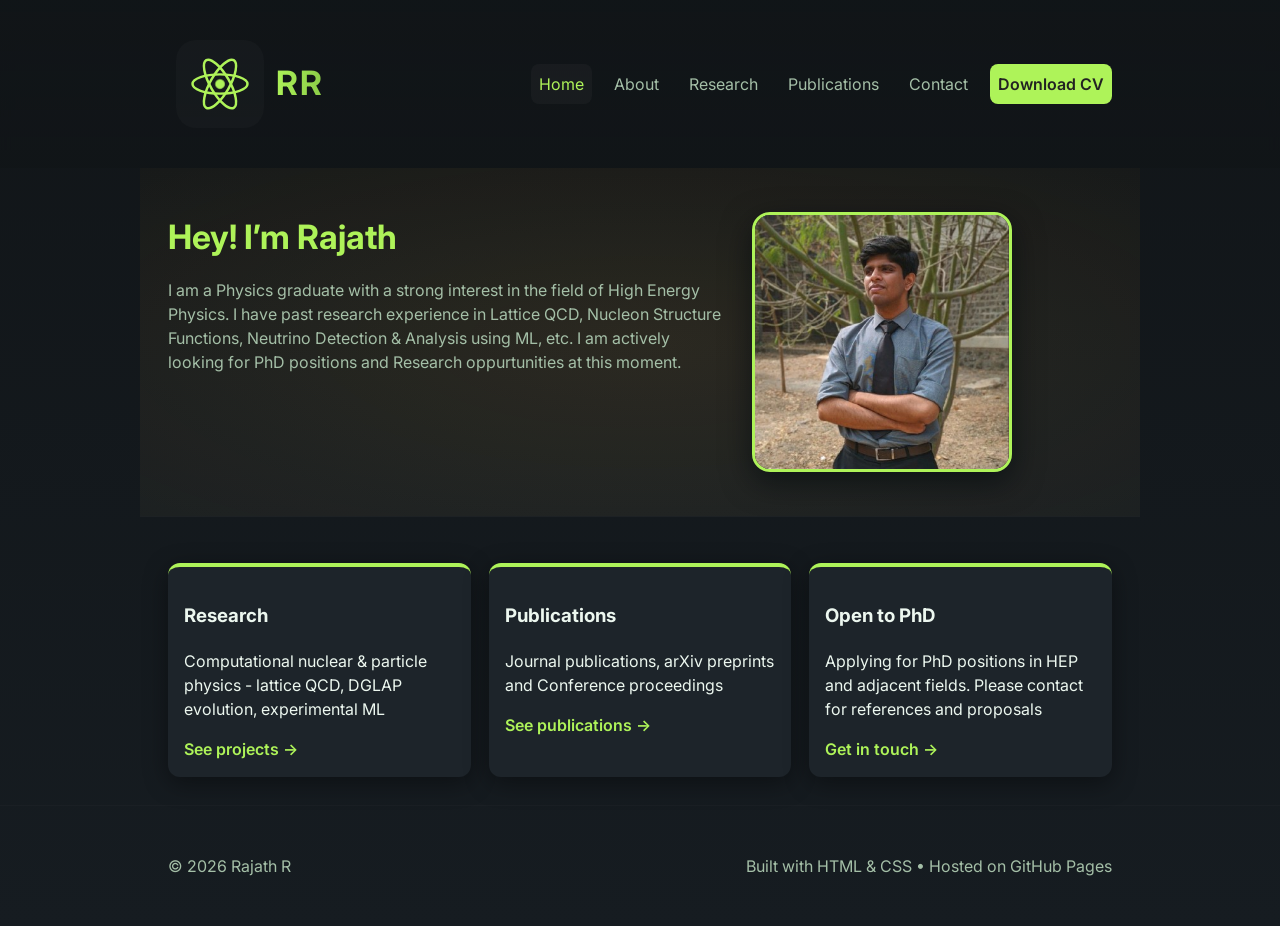
<file: index.html>
<!doctype html>
<html lang="en">
<head>
  <meta charset="utf-8" />
  <meta name="viewport" content="width=device-width,initial-scale=1" />
  <title>Rajath R — Physics Researcher</title>
  <meta name="description" content="Rajath R — MSc Physics." />
  <link rel="preconnect" href="https://fonts.gstatic.com" crossorigin>
  <link href="https://fonts.googleapis.com/css2?family=Inter:wght@300;400;600;700;800&display=swap" rel="stylesheet">
  <link rel="stylesheet" href="css/style.css">
  <link rel="icon" type="image/x-icon" href="favicon.ico">
</head>
  
<body>
  <header class="site-header">
    <div class="container header-grid">
      <!-- hero-brand: pulsing atom + RR monogram -->
<div class="brand brand-hero" aria-hidden="false">
  <div class="hero-emblem" aria-hidden="true">
    <!-- atom SVG (stroke uses currentColor / var(--accent)) -->
    <svg class="atom" viewBox="0 0 64 64" width="40" height="40" xmlns="http://www.w3.org/2000/svg" role="img" aria-label="Particle">
      <g fill="none" stroke="currentColor" stroke-width="1.8" stroke-linecap="round" stroke-linejoin="round">
        <ellipse cx="32" cy="32" rx="20" ry="7" transform="rotate(0 32 32)"/>
        <ellipse cx="32" cy="32" rx="20" ry="7" transform="rotate(60 32 32)"/>
        <ellipse cx="32" cy="32" rx="20" ry="7" transform="rotate(120 32 32)"/>
      </g>
      <circle class="atom-core" cx="32" cy="32" r="3.5" fill="currentColor"/>
    </svg>
  </div>

  <!-- stylised RR monogram -->
  <div class="hero-monogram" aria-hidden="true">
    <span class="rr">RR</span>
  </div>
</div>

      <nav class="nav" id="nav">
        <a href="index.html" aria-current="page" >Home</a>
        <a href="about.html">About</a>
        <a href="research.html">Research</a>
        <a href="publications.html">Publications</a>
        <a href="contact.html">Contact</a>
        <a class="btn-download" href="Rajath R - CV.pdf" download>Download CV</a>
      </nav>

      <button id="menuToggle" class="menu-toggle" aria-label="Toggle menu">☰</button>
    </div>
  </header>

  <main>
    <section class="hero container">
      <div class="hero-left">
        <h1>Hey! I’m <span class="accent">Rajath</span></h1>
        <p class="lead">I am a Physics graduate with a strong interest in the field of High Energy Physics. I have past research experience in Lattice QCD, Nucleon Structure Functions, Neutrino Detection & Analysis using ML, etc. I am actively looking for PhD positions and Research oppurtunities at this moment.</p>

  </div>
      <aside class="hero-right">
        <div class="profile-frame">
          <img id="profileImg" src="images/profile.jpg" alt="Profile photo — replace images/profile.jpg" />
        </div>
      </aside>
    </section>

    <section class="container features">
      <div class="grid-3">
        <div class="card">
          <h3>Research</h3>
          <p>Computational nuclear & particle physics - lattice QCD, DGLAP evolution, experimental ML</p>
          <a href="research.html" class="link-inline">See projects →</a>
        </div>
        <div class="card">
          <h3>Publications</h3>
          <p>Journal publications, arXiv preprints and Conference proceedings</p>
          <a href="publications.html" class="link-inline">See publications →</a>
        </div>
        <div class="card">
          <h3>Open to PhD</h3>
          <p>Applying for PhD positions in HEP and adjacent fields. Please contact for references and proposals</p>
          <a href="contact.html" class="link-inline">Get in touch →</a>
        </div>
      </div>
    </section>
  </main>

  <footer class="site-footer">
    <div class="container footer-inner">
      <div>© <span id="year"></span> Rajath R</div>
      <div class="muted">Built with HTML & CSS • Hosted on GitHub Pages</div>
    </div>
  </footer>

  <script src="js/main.js"defer></script>
</body>
</html>
</file>
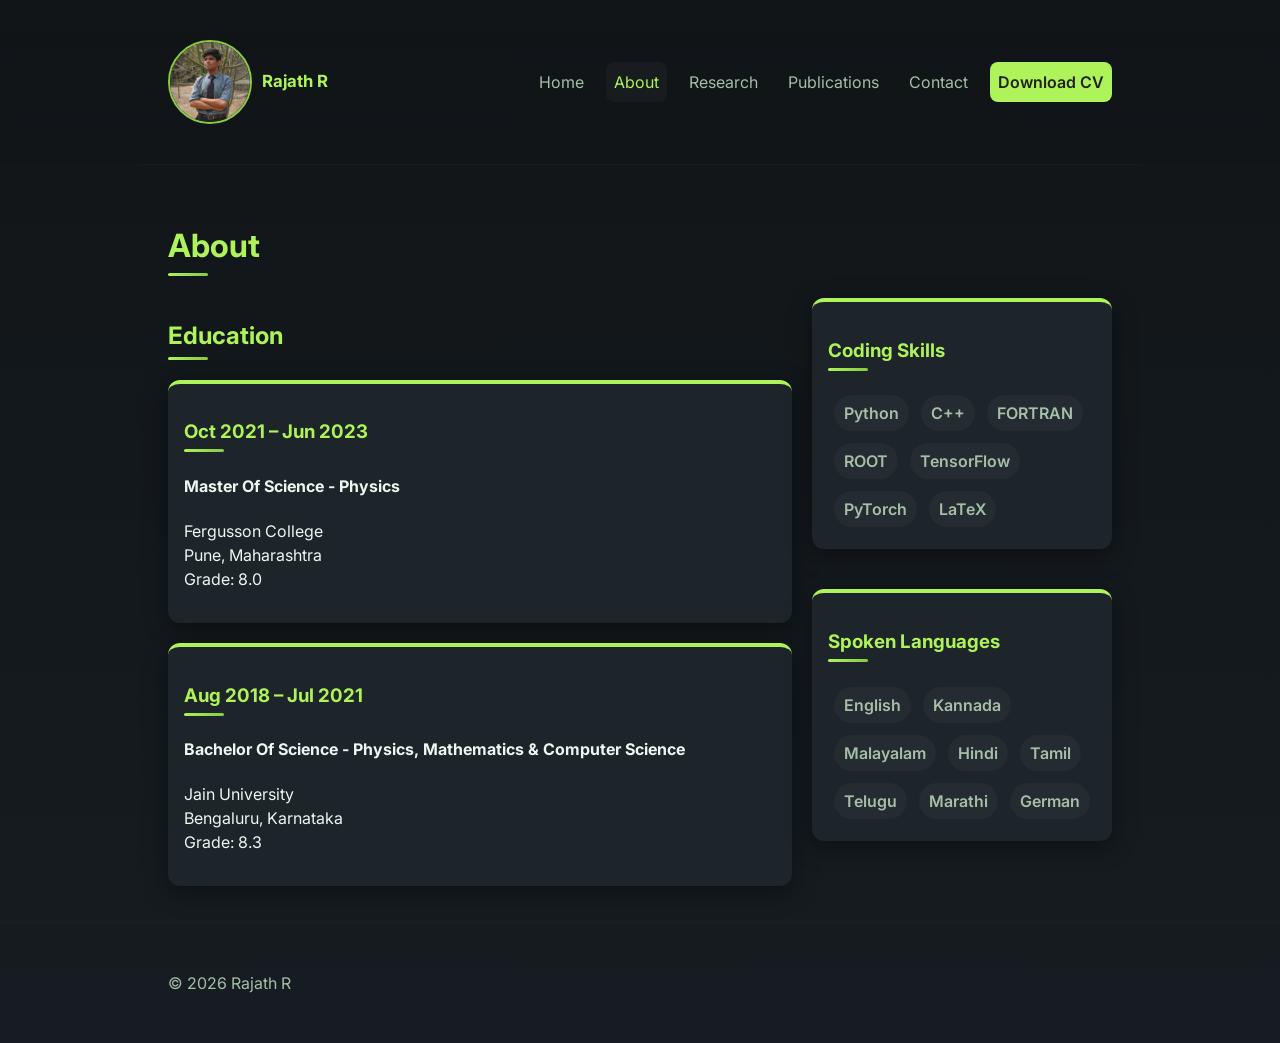
<file: about.html>
<!doctype html>
<html lang="en"><head>
<meta charset="utf-8"/><meta name="viewport" content="width=device-width,initial-scale=1"/>
<title>About — Rajath R</title>
<link href="https://fonts.googleapis.com/css2?family=Inter:wght@300;400;600;700;800&display=swap" rel="stylesheet">
<link rel="stylesheet" href="css/style.css">
</head><body>
  <header class="site-header">
    <div class="container header-grid">
      <a class="brand" href="index.html">
  <img src="images/profile.jpg" alt="Rajath R" class="brand-photo" />
  Rajath R
</a>

      <nav class="nav">
        <a href="index.html">Home</a>
        <a href="about.html" aria-current="page">About</a>
        <a href="research.html">Research</a>
        <a href="publications.html">Publications</a>
        <a href="contact.html">Contact</a>
        <a class="btn-download" href="Rajath R - CV.pdf" download>Download CV</a>
      </nav>
      <button id="menuToggle" class="menu-toggle" aria-label="Toggle menu">☰</button>
    </div>
  </header>

  <main class="container section">
    <h1>About</h1>
    <div class="two-col">
      <div>
        <!--<h2>Background</h2>
        <p>I am a Master's graduate in Physics from Pune University (2023), with a specialization in Experimental High Energy Physics. My passion lies in understanding the fundamental nature of the universe, particularly through the search for new physics beyond the Standard Model. I have a strong foundation in physics, coupled with hands-on experience in scientific computing, data analysis, and programming.<p>

<p>My journey into physics research began with an undergraduate project at JNCASR, Bangalore, where I synthesized the exotic YBCO superconductor. This experience sparked my curiosity about the fundamental principles governing matter and forces. I then honed my research skills during my Master's thesis at IISER-P, focusing on the statistical modeling of nucleon structure functions. This work involved using the QCDNUM library in Fortran to analyze proton-proton collision data and plot Parton Distribution Functions (PDFs), demonstrating my proficiency in high-energy physics, quantum chromodynamics (QCD), and scientific computing.<p>

<p>Beyond my academic work, I'm a strong advocate for applying my knowledge to real-world challenges. In 2023, I participated in a Kaggle competition to enhance neutrino detection efficiency at the IceCube Neutrino Observatory. Collaborating with a diverse team, I contributed to the development of deep learning models using frameworks like PyTorch. This experience not only strengthened my technical skills in machine learning and data analysis but also underscored the value of effective teamwork in scientific research. I am driven by a desire to contribute to cutting-edge research and am eager to apply my skills to new challenges.</p>``

        --><section id="education">
  <h2>Education</h2>

  <article class="exp card">
    <h3>Oct 2021 – Jun 2023</h3>
    <h4><b>Master Of Science - Physics</b></h4>
    <p>Fergusson College<br>Pune, Maharashtra<br>Grade: 8.0</p>
  </article>

  <article class="exp card">
    <h3>Aug 2018 – Jul 2021</h3>
    <h4><b>Bachelor Of Science - Physics, Mathematics &amp; Computer Science</b></h4>
    <p>Jain University<br>Bengaluru, Karnataka<br>Grade: 8.3</p>
  </article>

</section>

</section>

      </div>

      <aside>
        <div class="card">
          <h3>Coding Skills</h3>
          <div class="chips">
            <span>Python</span><span>C++</span><span>FORTRAN</span><span>ROOT</span><span>TensorFlow</span><span>PyTorch</span><span>LaTeX</span>
          </div>
        </div>

        <div class="card">
          <h3>Spoken Languages</h3>
           <div class="chips">
            <span>English</span><span>Kannada</span><span>Malayalam</span><span>Hindi</span><span>Tamil</span><span>Telugu</span><span>Marathi</span><span>German</span>
          </div>
        </div>
      </aside>
    </div>
  </main>

  <footer class="site-footer">
    <div class="container footer-inner">
      <div>© <span id="year2"></span> Rajath R</div>
    </div>
  </footer>

  <script src="js/main.js"defer></script>
</body></html>
</file>
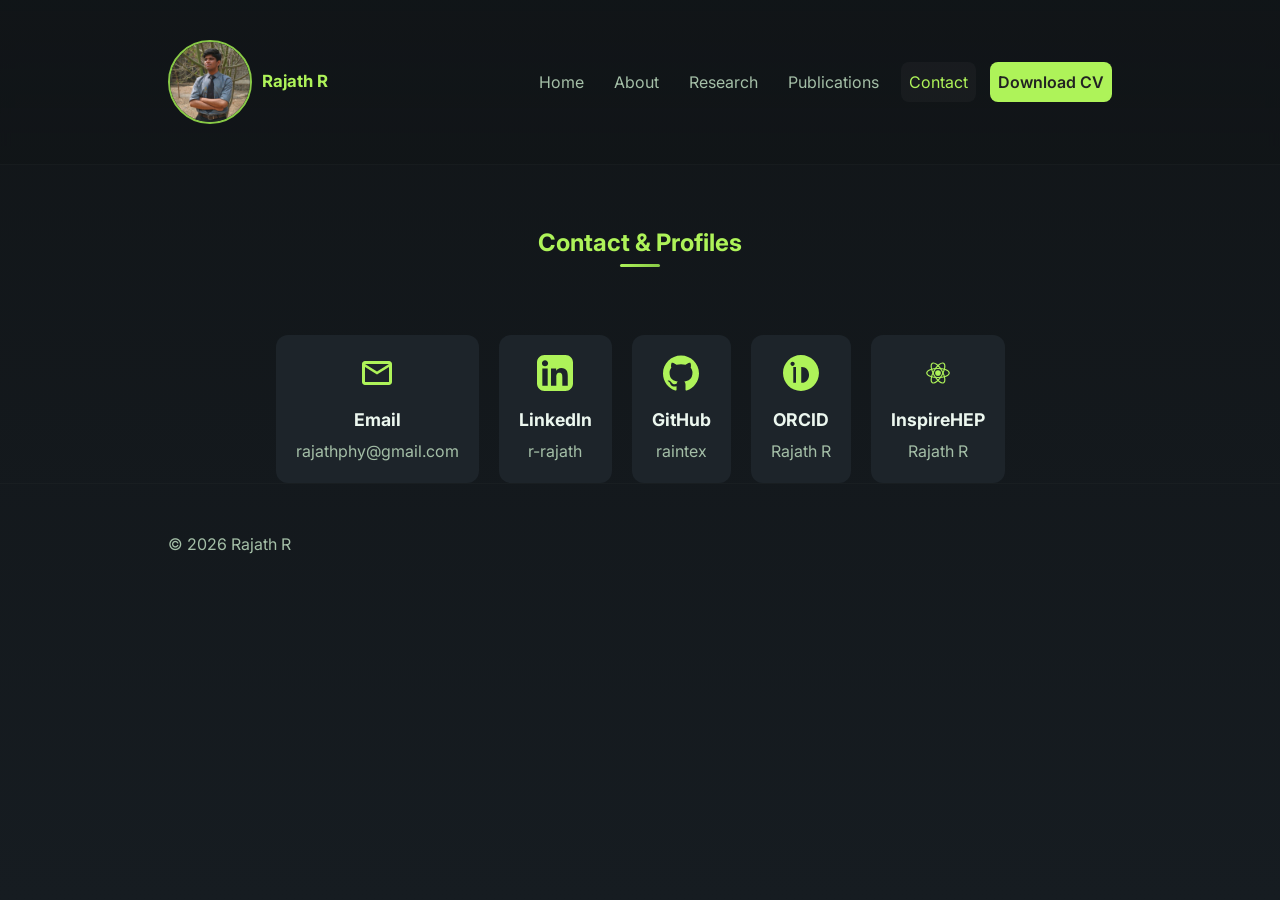
<file: contact.html>
<!doctype html>
<html lang="en"><head>
<meta charset="utf-8"/><meta name="viewport" content="width=device-width,initial-scale=1"/>
<title>Contact — Rajath R</title>
<link href="https://fonts.googleapis.com/css2?family=Inter:wght@300;400;600;700;800&display=swap" rel="stylesheet">
<link rel="stylesheet" href="css/style.css">

<!-- Font Awesome 7 Free (for icons) -->
<link rel="stylesheet" href="https://cdnjs.cloudflare.com/ajax/libs/font-awesome/6.5.2/css/all.min.css" integrity="sha512-bx0M7KQqg3sOlXW3Zf8rBeT9wEhqJYWck1O2mJqVTeQH8dcwXZk6J3pV1FKyIs7ACrMJswV1ThvIqtD9pV5Yfg==" crossorigin="anonymous" referrerpolicy="no-referrer" />


</head><body class="contact-page">
  <header class="site-header">
    <div class="container header-grid">
      <a class="brand" href="index.html">
  <img src="images/profile.jpg" alt="Rajath R" class="brand-photo" />
  Rajath R
</a>

      <nav class="nav">
        <a href="index.html">Home</a>
        <a href="about.html">About</a>
        <a href="research.html">Research</a>
        <a href="publications.html">Publications</a>
        <a href="contact.html" aria-current="page" >Contact</a>
        <a class="btn-download" href="Rajath R - CV.pdf" download>Download CV</a>
      </nav>
      <button id="menuToggle" class="menu-toggle" aria-label="Toggle menu">☰</button>
    </div>
  </header>


 <section class="section contact-section">
  <h1>Contact & Profiles</h1>

</section>
  <div class="contact-grid">

    <!-- Email -->
    <div class="contact-card">
      <div class="icon">
        <svg xmlns="http://www.w3.org/2000/svg" viewBox="0 0 24 24" fill="currentColor">
          <path d="M4 4h16c1.1 0 2 .9 2 2v12c0 1.1-.9 2-2 
          2H4c-1.1 0-2-.9-2-2V6c0-1.1.9-2 2-2zm8 
          7 8-5H4l8 5zm0 2-8-5v10h16V8l-8 5z"/>
        </svg>
      </div>
      <h3>Email</h3>
      <p><a href="mailto:rajathphy@gmail.com target="_blank" rel="noopener noreferrer"">rajathphy@gmail.com</a></p>
    </div>

    <!-- Phone 
    <div class="contact-card">
      <div class="icon">
        <svg xmlns="http://www.w3.org/2000/svg" fill="currentColor" viewBox="0 0 24 24">
          <path d="M6.62 10.79a15.053 15.053 0 006.59 
          6.59l2.2-2.2a1 1 0 011.11-.21c1.21.49 2.53.76 
          3.88.76a1 1 0 011 1v3.5a1 1 0 01-1 
          1C10.61 21.24 2.76 13.39 2.76 4a1 1 0 
          011-1H7.25a1 1 0 011 1c0 1.35.27 2.67.76 
          3.88a1 1 0 01-.21 1.11l-2.18 2.8z"/>
        </svg>
      </div>
      <h3>Phone</h3>
      <p><a href="tel:+918050680897" target="_blank" rel="noopener noreferrer">+91 8050680897</a></p>
    </div> -->

    <!-- LinkedIn -->
    <div class="contact-card">
      <div class="icon">
        <svg xmlns="http://www.w3.org/2000/svg" fill="currentColor" viewBox="0 0 24 24">
          <path d="M19 0h-14C2.24 0 0 2.24 
          0 5v14c0 2.76 2.24 5 5 5h14c2.76 
          0 5-2.24 5-5V5c0-2.76-2.24-5-5-5zM7.12 
          20.45H3.56V9h3.56v11.45zM5.34 7.57c-1.14 
          0-2.06-.93-2.06-2.07 0-1.14.92-2.06 
          2.06-2.06s2.06.92 2.06 2.06c0 1.14-.92 
          2.07-2.06 2.07zM20.45 20.45h-3.56v-5.59c0-1.33-.03-3.05-1.86-3.05-1.86 
          0-2.15 1.45-2.15 2.95v5.69h-3.56V9h3.42v1.56h.05c.48-.91 
          1.65-1.86 3.4-1.86 3.64 0 4.31 2.4 4.31 5.51v6.24z"/>
        </svg>
      </div>
      <h3>LinkedIn</h3>
      <p><a href="https://www.linkedin.com/in/r-rajath/" target="_blank" rel="noopener noreferrer">r-rajath</a></p>
    </div>

    <!-- Bluesky 
    <div class="contact-card">
      <div class="icon">
        <!-- Official Bluesky Butterfly 
        <svg xmlns="http://www.w3.org/2000/svg" viewBox="0 0 576 512" fill="currentColor">
          <path d="M287.9 112.3c-20.6 0-45.3 29.4-62.5 73.9-23-60.1-53.6-98.4-90.2-98.4-42.6 0-77.2 45.2-77.2 101 0 59.4 35.9 112.6 97.8 147.3-71.2 36.7-97.8 92.8-97.8 147.2 0 55.7 34.6 101 77.2 101 36.6 0 67.2-38.3 90.2-98.4 17.2 44.5 41.9 73.9 62.5 73.9s45.3-29.4 62.5-73.9c23 60.1 53.6 98.4 90.2 98.4 42.6 0 77.2-45.2 77.2-101 0-54.4-26.6-110.5-97.8-147.2 61.9-34.7 97.8-87.9 97.8-147.3 0-55.7-34.6-101-77.2-101-36.6 0-67.2 38.3-90.2 98.4-17.2-44.5-41.9-73.9-62.5-73.9z"/>
        </svg>
      </div>
      <h3>Bluesky</h3>
      <p><a href="https://bsky.app/profile/rajathr.bsky.social" target="_blank" rel="noopener noreferrer">@rajathr.bsky.social</a></p>
    </div> -->

    <!-- Twitter 
    <div class="contact-card">
      <div class="icon">
        <svg xmlns="http://www.w3.org/2000/svg" fill="currentColor" viewBox="0 0 512 512">
          <path d="M459.4 151.7c.3 4.5.3 9.1.3 
          13.6 0 138.72-105.58 298.56-298.56 
          298.56-59.5 0-114.84-17.22-161.39-47.11 
          8.44.97 16.8 1.45 25.53 1.45 49.25 
          0 94.53-16.81 130.38-45.39-46.13-.97-84.8-31.29-98.1-73.18 
          6.46.97 12.92 1.6 19.67 1.6 9.42 
          0 18.84-1.26 27.61-3.66-48.21-9.74-84.17-52.14-84.17-103.19v-1.3c14.08 
          7.82 30.27 12.55 47.52 13.1-28.3-18.88-46.94-51.03-46.94-87.38 
          0-19.35 5.18-37.34 14.29-52.86 51.78 
          63.56 129.3 105.2 216.34 109.6-1.8-7.74-2.77-15.85-2.77-24.02 
          0-57.8 46.94-104.74 104.74-104.74 30.13 
          0 57.35 12.55 76.47 32.74 23.71-4.57 
          46.3-13.32 66.48-25.14-7.82 24.5-24.5 
          45.08-46.13 58.13 21.09-2.3 41.17-8.12 59.84-16.24-14.29 
          20.79-32.28 39.13-53.11 53.82z"/>
        </svg>
      </div>
      <h3>Twitter</h3>
      <p><a href="https://x.com/rajathr00" target="_blank" rel="noopener noreferrer">@rajathr00</a></p>
    </div> -->

    <!-- GitHub -->
    <div class="contact-card">
      <div class="icon">
        <svg xmlns="http://www.w3.org/2000/svg" fill="currentColor" viewBox="0 0 24 24">
          <path d="M12 .297c-6.63 0-12 5.373-12 
          12 0 5.303 3.438 9.8 8.205 
          11.387.6.113.82-.258.82-.577v-2.234c-3.338.726-4.033-1.416-4.033-1.416C4.422 
          18.07 3.633 17.7 3.633 17.7c-1.087-.743.084-.729.084-.729 1.205.084 
          1.838 1.237 1.838 1.237 1.07 1.835 2.809 1.304 
          3.495.997.108-.775.417-1.305.76-1.605-2.665-.3-5.466-1.334-5.466-5.93 
          0-1.31.469-2.381 1.236-3.221-.123-.303-.536-1.523.117-3.176 
          0 0 1.008-.322 3.301 1.23a11.51 
          11.51 0 013.003-.404c1.018.005 2.044.138 
          3.003.404 2.293-1.552 3.301-1.23 
          3.301-1.23.653 1.653.24 2.873.118 
          3.176.77.84 1.236 1.911 1.236 3.221 
          0 4.61-2.803 5.625-5.475 
          5.921.43.37.823 1.102.823 2.222v3.293c0 
          .319.218.694.825.576C20.565 22.092 24 17.592 24 
          12.297c0-6.627-5.373-12-12-12z"/>
        </svg>
      </div>
      <h3>GitHub</h3>
      <p><a href="https://github.com/raintex" target="_blank" rel="noopener noreferrer">raintex</a></p>
    </div>

    <!-- ORCID -->
    <div class="contact-card">
      <div class="icon">
        <svg xmlns="http://www.w3.org/2000/svg" fill="currentColor" viewBox="0 0 256 256">
          <path d="M127.9 0C57.4 0 0 57.4 0 127.9s57.4 127.9 
          127.9 127.9 127.9-57.4 127.9-127.9S198.4 0 
          127.9 0zM68.2 47.7c8.3 0 15 6.7 15 15s-6.7 
          15-15 15-15-6.7-15-15 6.7-15 15-15zM92.4 
          197.2H73.1V84.6h19.3v112.6zm37.3 
          0h-19.3V84.6h19.3v112.6zm55.4-55.4c0 30.6-19.8 
          55.4-51.3 55.4h-23.4V84.6h23.4c31.5 0 51.3 
          24.8 51.3 57.2z"/>
        </svg>
      </div>
      <h3>ORCID</h3>
      <p><a href="https://orcid.org/0009-0000-2928-0673" target="_blank" rel="noopener noreferrer">Rajath R</a></p>
    </div>

    <!-- InspireHEP -->
   <div class="contact-card">
  <div class="icon">
    <svg xmlns="http://www.w3.org/2000/svg" viewBox="0 0 64 64" width="48" height="48" aria-hidden="true">
      <g fill="none" stroke="currentColor" stroke-width="2" stroke-linecap="round" stroke-linejoin="round">
        <ellipse cx="32" cy="32" rx="20" ry="8" transform="rotate(0 32 32)"/>
        <ellipse cx="32" cy="32" rx="20" ry="8" transform="rotate(60 32 32)"/>
        <ellipse cx="32" cy="32" rx="20" ry="8" transform="rotate(120 32 32)"/>
        <circle cx="32" cy="32" r="4" fill="currentColor"/>
      </g>
    </svg>
  </div>
  <h3>InspireHEP</h3>
      <p><a href="https://inspirehep.net/authors/2958927" target="_blank" rel="noopener noreferrer">Rajath R</a></p>
    </div>

  </div>
</section>



    </div>
  </main>

  <footer class="site-footer">
    <div class="container footer-inner">
      <div>© <span id="year5"></span> Rajath R</div>
    </div>
  </footer>

  <script src="js/main.js"defer></script>
</body></html>
</file>
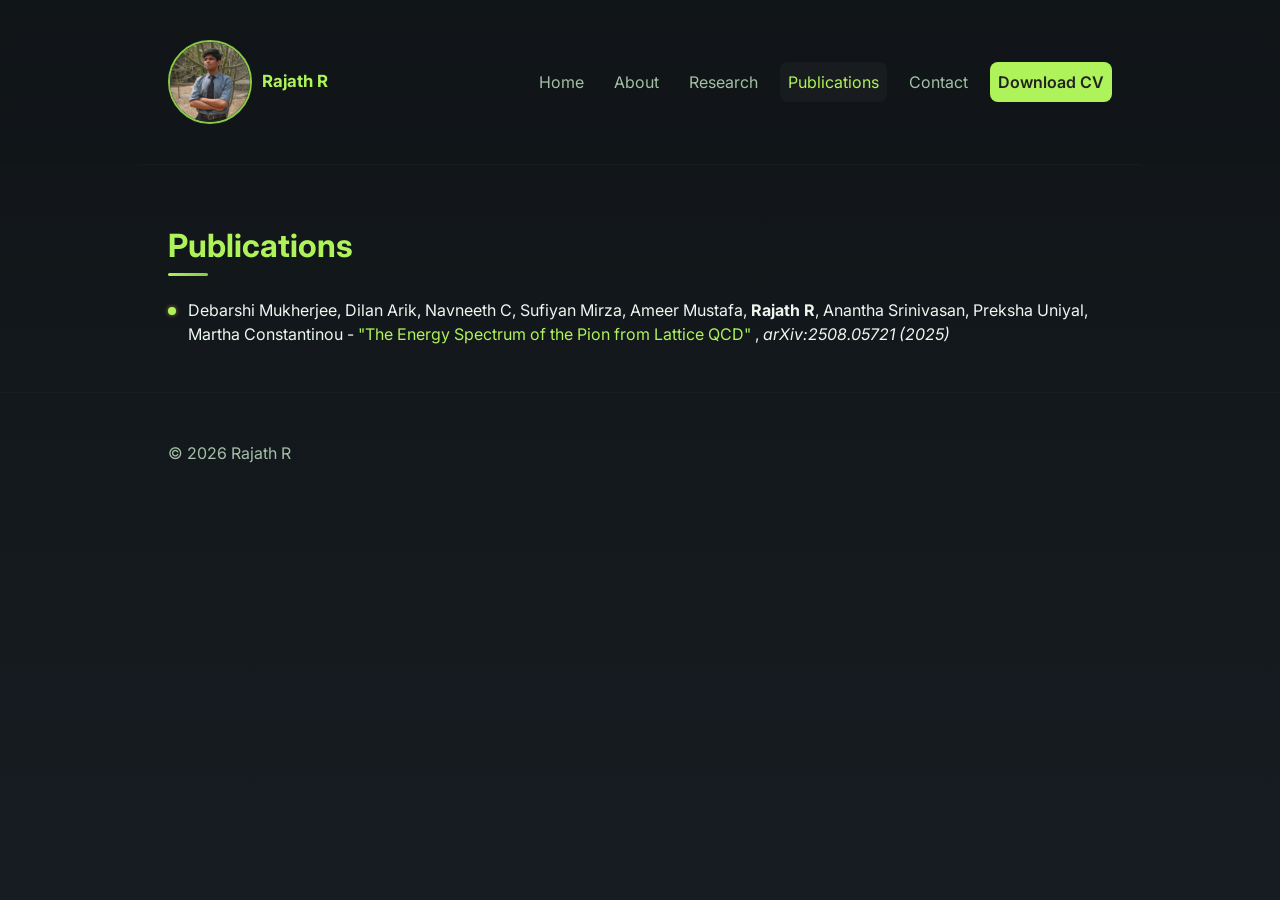
<file: publications.html>
<!doctype html>
<html lang="en"><head>
<meta charset="utf-8"/><meta name="viewport" content="width=device-width,initial-scale=1"/>
<title>Publications — Rajath R</title>
<link href="https://fonts.googleapis.com/css2?family=Inter:wght@300;400;600;700;800&display=swap" rel="stylesheet">
<link rel="stylesheet" href="css/style.css">
</head><body>
  <header class="site-header">
    <div class="container header-grid">
      <a class="brand" href="index.html">
  <img src="images/profile.jpg" alt="Rajath R" class="brand-photo" />
  Rajath R
</a>

      <nav class="nav">
        <a href="index.html">Home</a>
        <a href="about.html">About</a>
        <a href="research.html">Research</a>
        <a href="publications.html" aria-current="page">Publications</a>
        <a href="contact.html">Contact</a>
        <a class="btn-download" href="Rajath R - CV.pdf" download>Download CV</a>
      </nav>
      <button id="menuToggle" class="menu-toggle" aria-label="Toggle menu">☰</button>
    </div>
  </header>

  <main class="container section">
    <h1>Publications</h1>

   <ul class="pub-list">
  <li>
    Debarshi Mukherjee, Dilan Arik, Navneeth C, Sufiyan Mirza, Ameer Mustafa, <strong>Rajath R</strong>, Anantha
Srinivasan, Preksha Uniyal, Martha Constantinou -
    <a href="https://arxiv.org/abs/2508.05721" target="_blank" rel="noopener" class="pub-link">
      "The Energy Spectrum of the Pion from Lattice QCD"
    </a>, <i>arXiv:2508.05721 (2025)</i>
  </li>
</ul>


      <!-- add more items as <li>... -->
    </ul>

  </main>

  <footer class="site-footer">
    <div class="container footer-inner">
      <div>© <span id="year4"></span> Rajath R</div>
    </div>
  </footer>

  <script src="js/main.js"defer></script>
</body></html>
</file>
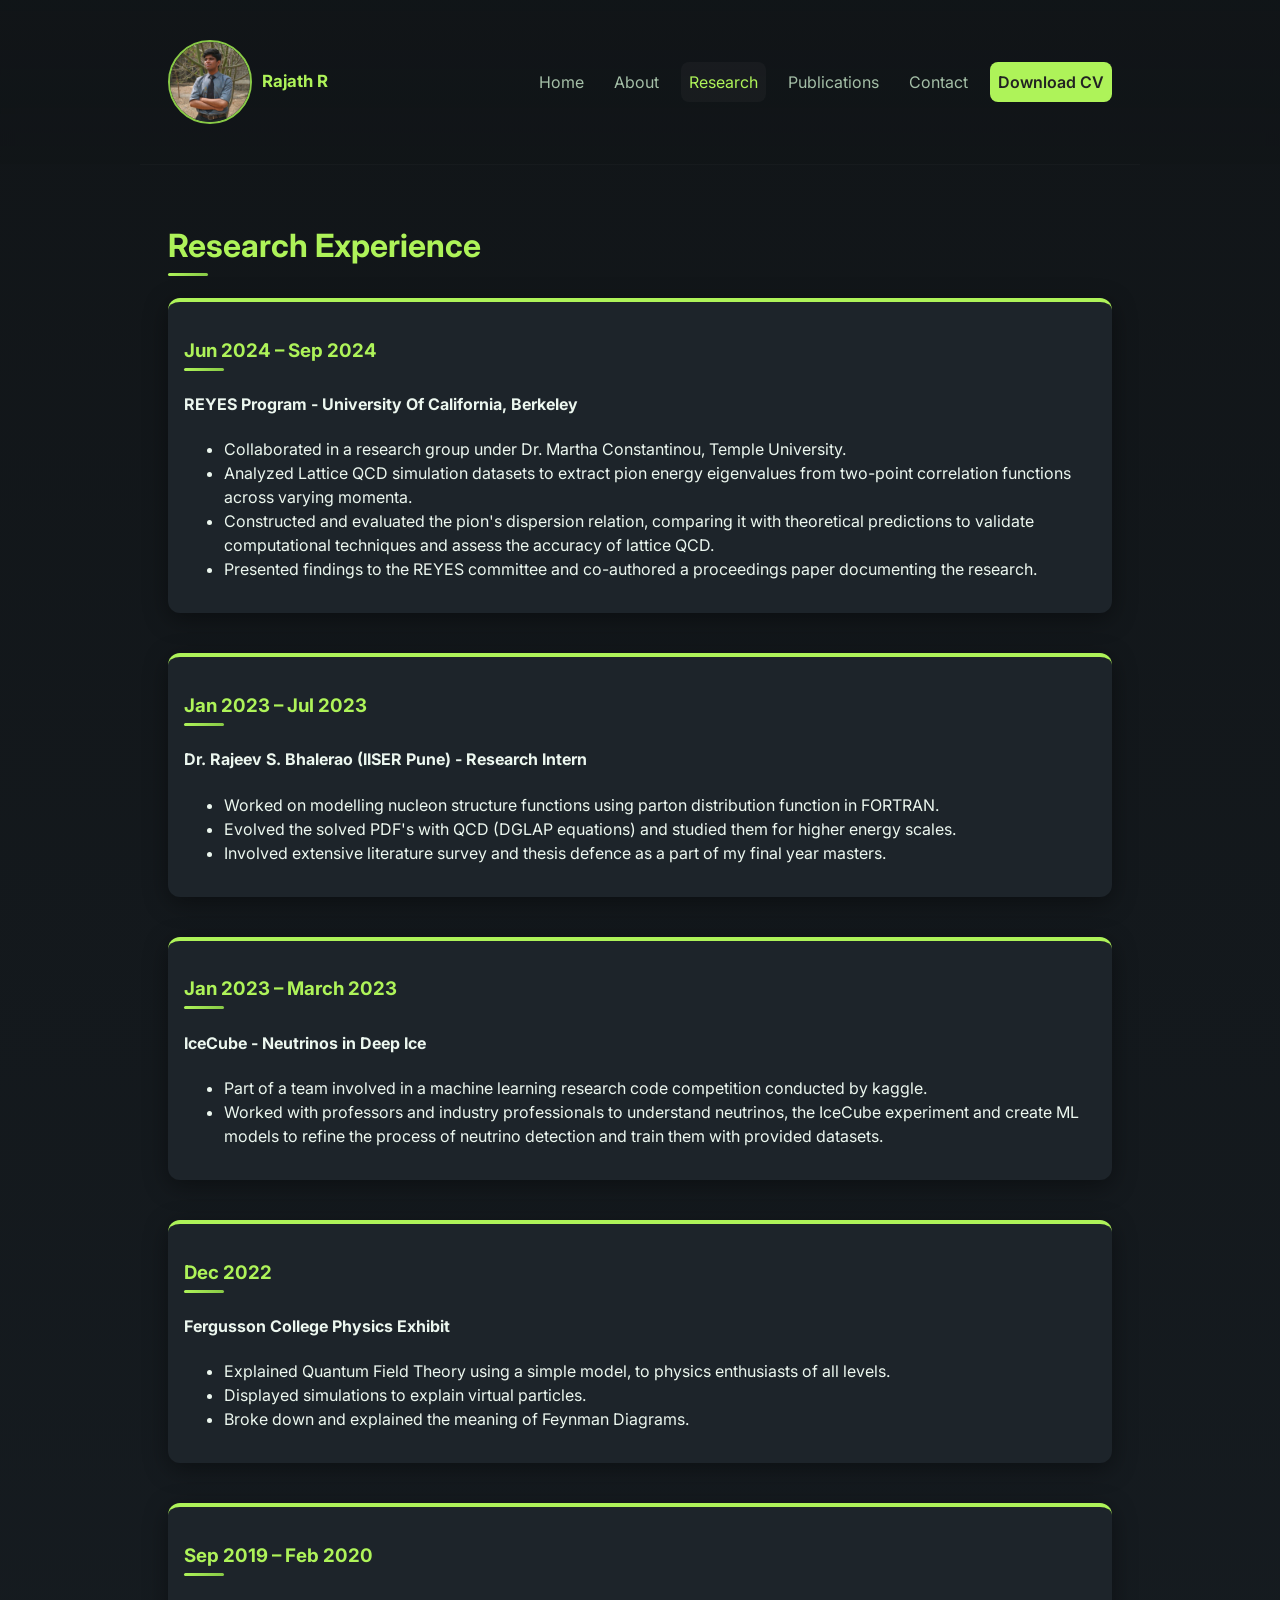
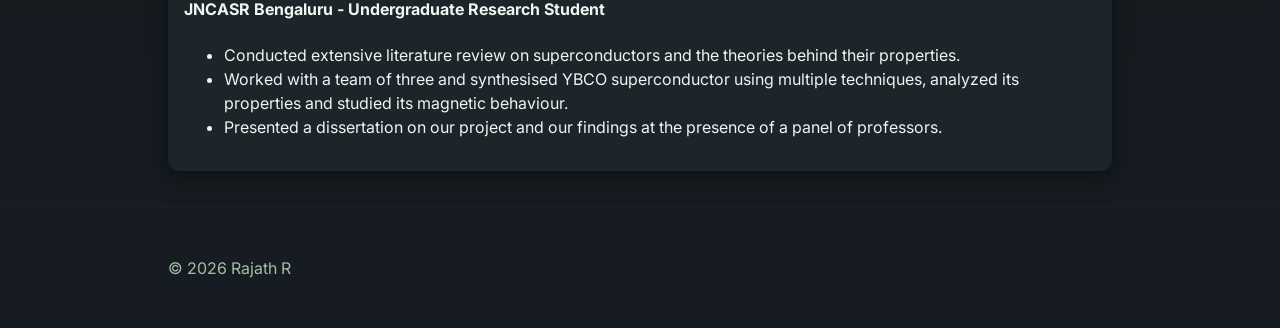
<file: research.html>
<!doctype html>
<html lang="en"><head>
<meta charset="utf-8"/><meta name="viewport" content="width=device-width,initial-scale=1"/>
<title>Research — Rajath R</title>
<link href="https://fonts.googleapis.com/css2?family=Inter:wght@300;400;600;700;800&display=swap" rel="stylesheet">
<link rel="stylesheet" href="css/style.css">
</head><body>
  <header class="site-header">
    <div class="container header-grid">
      <a class="brand" href="index.html">
  <img src="images/profile.jpg" alt="Rajath R" class="brand-photo" />
  Rajath R
</a>

      <nav class="nav">
        <a href="index.html">Home</a>
        <a href="about.html">About</a>
        <a href="research.html" aria-current="page">Research</a>
        <a href="publications.html">Publications</a>
        <a href="contact.html">Contact</a>
        <a class="btn-download" href="Rajath R - CV.pdf" download>Download CV</a>
      </nav>
      <button id="menuToggle" class="menu-toggle" aria-label="Toggle menu">☰</button>
    </div>
  </header>

  <main class="container section">
    <h1>Research Experience</h1>

    <article class="exp card">
  <h3>Jun 2024 – Sep 2024</h3>
  <h4><b>REYES Program - University Of California, Berkeley</b></h4>
  <ul>
    <li>Collaborated in a research group under Dr. Martha Constantinou, Temple University.</li>
    <li>Analyzed Lattice QCD simulation datasets to extract pion energy eigenvalues from two-point correlation functions across varying momenta.</li>
    <li>Constructed and evaluated the pion's dispersion relation, comparing it with theoretical predictions to validate computational techniques and assess the accuracy of lattice QCD.</li>
    <li>Presented findings to the REYES committee and co-authored a proceedings paper documenting the research.</li>
  </ul>
</article>

<article class="exp card">
  <h3>Jan 2023 – Jul 2023</h3>
  <h4><b>Dr. Rajeev S. Bhalerao (IISER Pune) - Research Intern</b></h4>
  <ul>
    <li>Worked on modelling nucleon structure functions using parton distribution function in FORTRAN.</li>
    <li>Evolved the solved PDF's with QCD (DGLAP equations) and studied them for higher energy scales.</li>
    <li>Involved extensive literature survey and thesis defence as a part of my final year masters.</li>
  </ul>
</article>

<article class="exp card">
  <h3>Jan 2023 – March 2023</h3>
  <h4><b>IceCube - Neutrinos in Deep Ice</b></h4>
  <ul>
    <li>Part of a team involved in a machine learning research code competition conducted by kaggle.</li>
    <li>Worked with professors and industry professionals to understand neutrinos, the IceCube experiment and create ML models to refine the process of neutrino detection and train them with provided datasets.</li>
  </ul>
</article>

<article class="exp card">
  <h3>Dec 2022</h3>
  <h4><b>Fergusson College Physics Exhibit</b></h4>
  <ul>
    <li>Explained Quantum Field Theory using a simple model, to physics enthusiasts of all levels.</li>
    <li>Displayed simulations to explain virtual particles.</li>
    <li>Broke down and explained the meaning of Feynman Diagrams.</li>
  </ul>
</article>

<article class="exp card">
  <h3>Sep 2019 – Feb 2020</h3>
  <h4><b>JNCASR Bengaluru - Undergraduate Research Student</b></h4>
  <ul>
    <li>Conducted extensive literature review on superconductors and the theories behind their properties.</li>
    <li>Worked with a team of three and synthesised YBCO superconductor using multiple techniques, analyzed its properties and studied its magnetic behaviour.</li>
    <li>Presented a dissertation on our project and our findings at the presence of a panel of professors.</li>
  </ul>
</article>

  </main>

  <footer class="site-footer">
    <div class="container footer-inner">
      <div>© <span id="year3"></span> Rajath R</div>
    </div>
  </footer>

  <script src="js/main.js"defer></script>
</body></html>
</file>
<file: css/style.css>
:root {
  --bg:#111518;
  --bg-2:#161c21;
  --card:#1d242a;
  --muted:#a4bfa7;
  --text:#ecf7ef;
  --accent:#aef359;
  --accent-dark:#88c946;
  --glass: rgba(255,255,255,0.03);
  --radius:12px;
  font-family: "Inter", system-ui, -apple-system, "Segoe UI", Roboto, "Helvetica Neue", Arial;
  color-scheme: dark;
}


/* base */
* { box-sizing: border-box; }
html, body { min-height: 100%; height: auto; }

body {
  margin: 0;
  background: linear-gradient(180deg,var(--bg),var(--bg-2));
  color: var(--text);
  -webkit-font-smoothing: antialiased;
  -moz-osx-font-smoothing: grayscale;
  font-size: 16px;
  line-height: 1.5;
}

/* layout */
.container { max-width: 1000px; margin: 0 auto; padding: 28px; }

/* header */
.site-header {
  position: sticky;
  top: 0;
  background: linear-gradient(
    180deg,
    color-mix(in srgb, var(--bg) 95%, transparent),
    color-mix(in srgb, var(--bg) 85%, transparent)
  );
  backdrop-filter: blur(6px);
  z-index: 50;
  padding: 12px 0;
}


.header-grid {
  display: flex;
  align-items: center;
  justify-content: space-between;
  gap: 20px;
}

.brand {
  display: flex;
  align-items: center;
  gap: 10px;
  font-weight: 700;
  font-size: 1.05rem;
  color: var(--accent);
  text-decoration: none;
}

.brand-photo {
  width: 84px;
  height: 84px;
  border-radius: 50%;
  object-fit: cover;
  border: 2px solid var(--accent-dark);
}
@media (max-width: 600px) {
  .brand-photo { width: 48px; height: 48px; }
}

.nav {
  display: flex;
  gap: 14px;
  align-items: center;
}

.nav a {
  color: var(--muted);
  text-decoration: none;
  padding: 8px;
  border-radius: 8px;
  transition: 0.2s;
}
.nav a[aria-current="page"], .nav a:hover {
  color: var(--accent);
  background: rgba(255,255,255,0.03);
}
.btn-outline {
  background: transparent;
  border: 1px solid var(--accent);
  padding: 8px 12px;
  border-radius: 10px;
  color: var(--accent);
  transition: 0.2s;
}
.btn-outline:hover { background: var(--accent); color: var(--bg); }

/* mobile menu */
.menu-toggle { display: none; } /* Hidden by default */

/* hero */
.hero {
  position: relative;
  display: grid;
  grid-template-columns: 1fr 360px;
  gap: 28px;
  align-items: start;
  padding: 44px 28px;
  background: linear-gradient(180deg, var(--bg), var(--bg-2));
  border-bottom: 1px solid rgba(255,255,255,0.05);
  overflow: hidden;
}
.hero::before {
  content: "";
  position: absolute;
  top: -50%;
  left: -50%;
  width: 200%;
  height: 200%;
  background: radial-gradient(
    ellipse at center,
    rgba(252,191,73,0.10) 0%,
    rgba(252,191,73,0) 70%
  );
  background-blend-mode: screen;
  pointer-events: none;
  z-index: 0;
}
.hero > * { position: relative; z-index: 1; }

/* profile frame */
.profile-frame {
  width: 260px;
  height: 260px;
  border-radius: 18px;
  border: 3px solid var(--accent);
  background: linear-gradient(180deg, rgba(255,255,255,0.02), rgba(0,0,0,0.06));
  display: flex;
  align-items: center;
  justify-content: center;
  overflow: hidden;
  box-shadow: 0 10px 30px rgba(2,8,12,0.6);
}
.profile-frame img { width: 100%; height: 100%; object-fit: cover; }

.hero-left h1 { font-size: 2.1rem; margin: 0 0 6px; color: var(--accent); }
.lead { color: var(--muted); margin-bottom: 12px; }
.meta { color: var(--muted); font-size: 0.95rem; }
.hero-ctas { margin: 16px 0; display: flex; flex-wrap: wrap; gap: 12px; }
.btn-primary {
  background: var(--accent);
  color: var(--bg);
  padding: 12px 14px;
  border-radius: 12px;
  text-decoration: none;
  font-weight: 700;
  transition: 0.2s;
}
.btn-primary:hover { background: var(--accent-dark); }
.btn-ghost {
  background: transparent;
  border: 1px solid var(--accent);
  padding: 10px 12px;
  border-radius: 12px;
  color: var(--accent);
  text-decoration: none;
  transition: 0.2s;
}
.btn-ghost:hover { background: var(--accent); color: var(--bg); }

/* Download CV button */
.btn-download {
  background: var(--accent);
  color: #222 !important;/* dark charcoal */
  text-shadow: none;
  padding: 10px 14px;
  border-radius: 10px;
  text-decoration: none;
  font-weight: 600;
  transition: 0.2s;
}
.btn-download:hover { background: var(--accent-dark) !important; }

/* features */
.features .grid-3 { display: grid; grid-template-columns: repeat(3,1fr); gap: 18px; margin-top: 18px; }
.card {
  background: var(--card);
  padding: 16px;
  border-radius: 12px;
  box-shadow: 0 6px 24px rgba(0,0,0,0.4);
  border-top: 4px solid var(--accent);
}
.card.sm { padding: 10px; font-size: 0.95rem; border-top: 2px solid var(--accent-dark); }

/* chips */
.quick-cards { display: flex; gap: 12px; margin-top: 18px; flex-wrap: wrap; }
.chips span {
  display: inline-block;
  padding: 6px 10px;
  margin: 6px;
  border-radius: 999px;
  background: rgba(255,255,255,0.03);
  color: var(--muted);
  font-weight: 600;
}

/* sections */
.section { padding: 36px 28px; border-top: 1px solid rgba(255,255,255,0.02); }
.section h1, .section h2, .section h3 {
  color: var(--accent);
  position: relative;
  padding-bottom: 6px;
}
/* default: small underline aligned with the heading text (left by default) */
.section h1::after,
.section h2::after,
.section h3::after {
  content: "";
  position: absolute;
  left: 0;
  transform: none;
  bottom: 0;
  width: 40px;
  height: 3px;
  background: linear-gradient(90deg, var(--accent), var(--accent-dark));
  border-radius: 2px;
}
/* center underline only on Contact (or any section with .contact-section) */
.contact-section h1::after,
.contact-section h2::after,
.contact-section h3::after {
  left: 50%;
  transform: translateX(-50%);
}

.two-col { display: grid; grid-template-columns: 1fr 300px; gap: 20px; align-items: start; }
.pub-list { list-style: none; padding: 0; margin: 0; }
.pub-list li::before { content: "• "; color: var(--accent); font-weight: bold; }
.link-inline { color: var(--accent); text-decoration: none; font-weight: 600; }

/* footer */
.site-footer { padding: 20px 0; color: var(--muted); text-align: center; border-top: 1px solid rgba(255,255,255,0.02); }
.footer-inner { display: flex; justify-content: space-between; gap: 20px; align-items: center; }

/* contact section */
.contact-section { padding: 40px 0; }
.contact-section h2 { text-align: center; margin-bottom: 28px; font-size: 1.8rem; }
.contact-grid {
  display: grid;
  grid-template-columns: repeat(4, 1fr);
  gap: 20px;
  justify-items: center;
  max-width: 1200px; /* keeps grid to about 4 cards wide */
  margin: 0 auto; /* centers the whole grid */
}
.contact-card {
  background: var(--card);
  border-radius: var(--radius);
  padding: 20px;
  text-align: center;
  transition: transform 0.2s ease, background 0.2s ease;
  opacity: 0;
  transform: translateY(10px);
  animation: fadeUp 0.6s ease forwards;
}
.contact-card:nth-child(1) { animation-delay: 0.1s; }
.contact-card:nth-child(2) { animation-delay: 0.2s; }
.contact-card:nth-child(3) { animation-delay: 0.3s; }
.contact-card:nth-child(4) { animation-delay: 0.4s; }
.contact-card:nth-child(5) { animation-delay: 0.5s; }
.contact-card:nth-child(6) { animation-delay: 0.6s; }
.contact-card:nth-child(7) { animation-delay: 0.7s; }
.contact-card:nth-child(8) { animation-delay: 0.8s; }

@keyframes fadeUp {
  to { opacity: 1; transform: translateY(0); }
}

.contact-card:hover { transform: translateY(-4px); background: var(--glass); }
.contact-card .icon { margin-bottom: 10px; }
.contact-card svg {
  width: 36px;
  height: 36px;
  color: var(--accent);
  transition: color 0.2s ease, filter 0.3s ease;
}
.contact-card:hover svg {
  color: var(--text);
  filter: drop-shadow(0 0 6px rgba(252,191,73,0.6)); /* gold glow */
}
.contact-card h3 { margin: 6px 0; font-size: 1.1rem; }
.contact-card p { margin: 0; }
.contact-card a { color: var(--muted); text-decoration: none; transition: color 0.2s ease; }
.contact-card:hover a { color: var(--text); }

/* responsiveness */
@media (max-width:980px) {
  .hero { grid-template-columns: 1fr 300px; }
  .two-col { grid-template-columns: 1fr; }
  .features .grid-3 { grid-template-columns: 1fr 1fr; }
}
@media (max-width:760px) {
  .hero { grid-template-columns: 1fr; gap: 18px; }
  .features .grid-3 { grid-template-columns: 1fr; }
}
.pub-list li {
  position: relative;
  padding-left: 20px; /* space for bullet */
  margin-bottom: 10px; /* space between items */
  opacity: 0;
  transform: translateY(5px);
  animation: fadeBullet 0.5s ease forwards;
}

.pub-list li:nth-child(1) { animation-delay: 0.05s; }
.pub-list li:nth-child(2) { animation-delay: 0.1s; }
.pub-list li:nth-child(3) { animation-delay: 0.15s; }
.pub-list li:nth-child(4) { animation-delay: 0.2s; }
.pub-list li:nth-child(5) { animation-delay: 0.25s; }
/* add more nth-child delays if you have more items */

.pub-list li::before {
  content: "";
  position: absolute;
  left: 0;
  top: 0.6em;
  width: 8px;
  height: 8px;
  background: var(--accent);
  border-radius: 50%;
  box-shadow: 0 0 4px rgba(252,191,73,0.6);
  opacity: 0;
  transform: scale(0.6);
  animation: popBullet 0.3s ease forwards;
}

.pub-list li:nth-child(1)::before { animation-delay: 0.05s; }
.pub-list li:nth-child(2)::before { animation-delay: 0.1s; }
.pub-list li:nth-child(3)::before { animation-delay: 0.15s; }
.pub-list li:nth-child(4)::before { animation-delay: 0.2s; }
.pub-list li:nth-child(5)::before { animation-delay: 0.25s; }

@keyframes fadeBullet {
  to { opacity: 1; transform: translateY(0); }
}

@keyframes popBullet {
  to { opacity: 1; transform: scale(1); }
}
/* === Custom spacing for stacked cards in About and Research sections === */

/* About page right-column cards */
.two-col .card {
  margin-bottom: 40px;
  opacity: 0;
  transform: translateY(5px);
  animation: fadeBullet 0.5s ease forwards;
}
.two-col .card:last-child {
  margin-bottom: 0;
}
.two-col .card:nth-child(1) { animation-delay: 0.05s; }
.two-col .card:nth-child(2) { animation-delay: 0.1s; }


/* Research section cards */
.exp.card {
  margin-bottom: 40px;
  opacity: 0;
  transform: translateY(5px);
  animation: fadeBullet 0.5s ease forwards;
}
.exp.card:last-child {
  margin-bottom: 0;
}
.exp.card:nth-child(1) { animation-delay: 0.05s; }
.exp.card:nth-child(2) { animation-delay: 0.1s; }
.exp.card:nth-child(3) { animation-delay: 0.15s; }

#education .card {
  margin-bottom: 20px;
}
#education .card:last-child {
  margin-bottom: 0;
}

.contact-grid {
  display: flex;
  flex-wrap: wrap;
  justify-content: center; /* Center align tiles horizontally */
  gap: 20px; /* Optional: adds space between tiles */
}
.contact-page h1 {
  text-align: center;
}
.contact-section h1 {
  text-align: center;
  margin-bottom: 28px;
}
/* Hero-brand: pulsing atom + stylised RR (place at bottom of style.css) */
.brand-hero {
  display: flex;
  align-items: center;
  gap: 10px;
  padding: 0px 8px;
  /* keep link-like spacing but non-clickable here; use same vertical rhythm as .brand */
}

.brand-hero .hero-emblem {
  display: inline-flex;
  align-items: center;
  justify-content: center;
  width: 88px; /* doubled from 44px */
  height: 88px; /* doubled from 44px */
  border-radius: 20px; /* optional: keep proportions */
  background: rgba(255,255,255,0.02);
  color: var(--accent);
  transition: transform 220ms ease;
  box-shadow: 0 0 0 rgba(252,191,73,0.0);
}
/* slow breathing / pulse effect */
.brand-hero .atom {
  display: block;
  width: 100%;   /* make atom fill the emblem box */
  height: 100%;
  will-change: transform, opacity;
  transform-origin: 50% 50%;
  animation: atom-pulse 3.6s ease-in-out infinite;
}

/* tiny glow on the core, animated */
.brand-hero .atom-core {
  animation: core-glow 3.6s ease-in-out infinite;
  will-change: filter, opacity;
}

/* monogram */
.brand-hero .hero-monogram .rr {
  display: inline-block;
  font-family: "Inter", system-ui, -apple-system, "Segoe UI", Roboto, "Helvetica Neue", Arial;
  font-weight: 700;
  letter-spacing: 0.06em;
  background: linear-gradient(90deg, var(--accent), var(--accent-dark));
  -webkit-background-clip: text;
  background-clip: text;
  color: transparent;
  font-size: 2.1rem; /* doubled from 1.05rem */
  line-height: 1;
  padding-left: 2px;
  padding-right: 2px;
}

/* breathing/pulse keyframes */
@keyframes atom-pulse {
  0%   { transform: scale(1) rotate(0deg); opacity: 0.96; }
  25%  { transform: scale(1.08) rotate(8deg); opacity: 1; }
  50%  { transform: scale(1) rotate(16deg); opacity: 0.96; }
  75%  { transform: scale(1.06) rotate(8deg); opacity: 1; }
  100% { transform: scale(1) rotate(0deg); opacity: 0.96; }
}


/* subtle core glow */
@keyframes core-glow {
  0% { filter: drop-shadow(0 0 0 rgba(252,191,73,0)); }
  30% { filter: drop-shadow(0 0 14px rgba(252,191,73,0.55)); }
  50% { filter: drop-shadow(0 0 24px rgba(252,191,73,0.75)); }
  70% { filter: drop-shadow(0 0 14px rgba(252,191,73,0.55)); }
  100% { filter: drop-shadow(0 0 0 rgba(252,191,73,0)); }
}


/* small responsive adjustments */
@media (max-width: 720px) {
  .brand-hero { gap: 8px; }
  .brand-hero .hero-emblem { width: 36px; height: 36px; border-radius: 8px; }
  .brand-hero .rr { font-size: 0.95rem; }
}

/* =================================
   Mobile & Tablet Navigation
   ================================= */
@media (max-width: 760px) {
  /* Style for the hamburger button */
  .menu-toggle {
    display: block; /* Makes the button visible on mobile */
    cursor: pointer;
    background: transparent;
    border: none;
    color: var(--accent); /* Uses your site's gold accent color */
    font-size: 1.5rem;
    z-index: 1001; /* Ensures it's on top of other content */
  }

  /* Base style for the navigation menu on mobile */
  .nav {
    display: none; /* The menu is hidden by default */
    position: absolute;
    top: 65px; /* Position it just below the header */
    right: 20px;
    width: 200px;
    background: var(--card);
    border-radius: var(--radius);
    box-shadow: 0 10px 30px rgba(0, 0, 0, 0.5);
    padding: 10px;
    flex-direction: column; /* Stack the links vertically */
    align-items: flex-start;
    z-index: 1000;
  }

  /* This class is toggled by JavaScript to show the menu */
  .nav.nav-open {
    display: flex;
  }
}
/* =================================
   Publication Link Styles
   ================================= */
.pub-list .pub-link {
  color: var(--accent);      /* Sets the link color to your gold accent */
  text-decoration: none;   /* Removes the underline */
  transition: color 0.2s ease; /* Adds a smooth color transition on hover */
}

/* Prevents the link from changing color after being visited */
.pub-list .pub-link:visited {
  color: var(--accent);
}

/* Darkens the link slightly when you hover over it */
.pub-list .pub-link:hover {
  color: var(--accent-dark);
}
/* Center profile photo on mobile */
@media (max-width: 760px) {
  .hero-right {
    display: flex;
    justify-content: center;
  }
}
</file>
